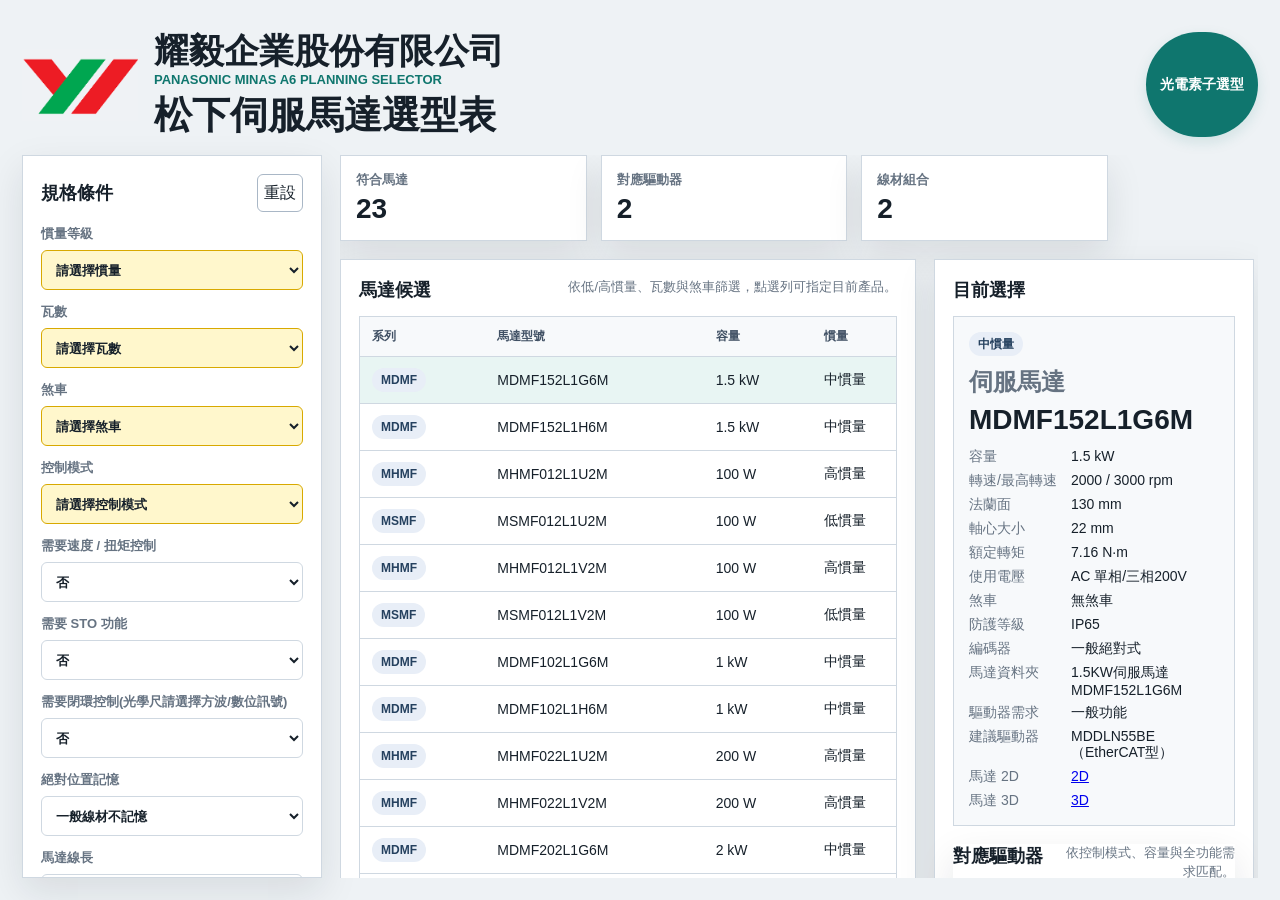
<file: index.html>
<!doctype html>
<html lang="zh-Hant">
  <head>
    <meta charset="utf-8">
    <meta name="viewport" content="width=device-width, initial-scale=1">
    <title>松下 MINAS A6 伺服選型表</title>
    <link rel="stylesheet" href="styles.css?v=20261005-shared-selector">
    <link rel="stylesheet" href="integration.css?v=20261005-pill-switch">
  </head>
  <body>
    <main class="shell">
      <header class="topbar">
        <div class="brand-block">
          <img id="seriesMenuHotspot" class="brand-logo" src="assets/yy-logo-transparent.png" alt="耀毅企業股份有限公司 LOGO" draggable="false">
          <div>
            <p class="company-name">耀毅企業股份有限公司</p>
            <p class="eyebrow">Panasonic MINAS A6 planning selector</p>
            <h1>松下伺服馬達選型表</h1>
          </div>
        </div>
        <a class="selector-switch" href="photoelectric/index.html?back=../index.html&amp;backLabel=返回伺服選型">光電素子選型</a>
      </header>

      <section class="workspace" aria-label="伺服選型工作區">
        <aside class="filters" aria-label="規格篩選">
          <div class="panel-title">
            <h2>規格條件</h2>
            <button id="resetBtn" type="button" title="清除條件">重設</button>
          </div>

          <label id="seriesFilter" class="series-filter" hidden>
            系列
            <select id="series">
              <option value="A6">A6</option>
              <option value="A6V">A6V</option>
            </select>
          </label>

          <label id="workingVoltageFilter" style="display: none;">
            工作電壓
            <select id="workingVoltage"></select>
          </label>

          <label>
            編碼器
            <select id="encoder"></select>
          </label>

          <label>
            慣量等級
            <select id="inertia"></select>
          </label>

          <label>
            瓦數
            <select id="watt"></select>
          </label>

          <label>
            煞車
            <select id="brake"></select>
          </label>

          <label>
            防護等級
            <select id="ipRating"></select>
          </label>

          <label>
            控制模式
            <select id="control"></select>
          </label>

          <label>
            需要速度 / 扭矩控制
            <select id="speedTorque"></select>
          </label>

          <label>
            需要 STO 功能
            <select id="sto"></select>
          </label>

          <label>
            需要閉環控制(光學尺請選擇方波/數位訊號)
            <select id="closedLoop"></select>
          </label>

          <label>
            絕對位置記憶
            <select id="absMemory"></select>
          </label>

          <label>
            馬達線長
            <select id="cableLength"></select>
          </label>

          <label>
            線材材質
            <select id="cableFlex"></select>
          </label>
        </aside>

        <section class="results" aria-label="選型結果">
          <div class="summary-strip">
            <article>
              <span>符合馬達</span>
              <strong id="motorCount">0</strong>
            </article>
            <article>
              <span>對應驅動器</span>
              <strong id="driverCount">0</strong>
            </article>
            <article>
              <span>線材組合</span>
              <strong id="cableCount">0</strong>
            </article>
          </div>

          <div class="content-grid">
            <section class="section-block">
              <div class="section-heading">
                <h2>馬達候選</h2>
                <p>依低/高慣量、瓦數與煞車篩選，點選列可指定目前產品。</p>
              </div>
              <div class="table-wrap">
                <table>
                  <thead>
                    <tr>
                      <th>系列</th>
                      <th>馬達型號</th>
                      <th>容量</th>
                      <th>慣量</th>
                      <th>IP</th>
                      <th>煞車</th>
                    </tr>
                  </thead>
                  <tbody id="motorRows"></tbody>
                </table>
              </div>
            </section>

            <section class="section-block selected-block">
              <div class="section-heading">
                <h2>目前選擇</h2>
              </div>
              <div id="selectedCard" class="selected-card"></div>
              <section class="section-block embedded-driver-block">
                <div class="section-heading">
                  <h2>對應驅動器</h2>
                  <p>依控制模式、容量與全功能需求匹配。</p>
                </div>
                <div id="driverList" class="item-list"></div>
              </section>
            </section>
          </div>

          <div class="content-grid lower">
            <section class="section-block">
              <div class="section-heading">
                <h2>線材選配</h2>
                <p id="cableDescription">目前依長度與耐曲折列出，型號待你補正式料號。</p>
              </div>
              <div id="cableList" class="item-list"></div>
              <div id="regenResistorBlock" class="accessory-block">
                <div class="section-heading compact-heading">
                  <h2>再生電阻</h2>
                  <p>依驅動器規格顯示建議電阻。</p>
                </div>
                <div id="regenResistorList" class="accessory-list"></div>
              </div>
              <div id="accessoryBlock" class="accessory-block">
                <div class="section-heading compact-heading">
                  <h2>接頭與控制線</h2>
                  <p>勾選需要的選配品。</p>
                </div>
                <div id="accessoryList" class="accessory-list"></div>
              </div>
            </section>
          </div>

          <section class="section-block quote-block">
            <div class="section-heading">
              <h2>目前選中型號</h2>
              <p>輸入本次數量後加入詢價清單，同型號會自動彙整。</p>
            </div>
            <div id="currentSelectionList" class="current-selection-list"></div>
            <div class="quote-actions">
              <label>
                本次數量
                <input id="addQty" type="number" min="1" step="1" value="1">
              </label>
              <button id="addQuoteBtn" type="button">加入</button>
              <button id="exportQuoteBtn" type="button">匯出詢價單</button>
              <label class="quote-project-field">
                案件號/機台名稱
                <input id="projectMachineName" type="text">
              </label>
            </div>
            <div class="contact-fields" aria-label="詢價聯絡資訊">
              <label>
                公司名稱
                <input id="contactCompany" type="text" required>
              </label>
              <label>
                姓名
                <input id="contactName" type="text" required>
              </label>
              <label>
                連絡電話
                <input id="contactPhone" type="tel" required>
              </label>
              <label>
                Email
                <input id="contactEmail" type="email">
              </label>
            </div>
            <div class="table-wrap quote-table-wrap">
              <table>
                <thead>
                  <tr>
                    <th>類別</th>
                    <th>型號</th>
                    <th>規格</th>
                    <th>數量</th>
                    <th>備註</th>
                    <th>操作</th>
                  </tr>
                </thead>
                <tbody id="quoteRows"></tbody>
              </table>
            </div>
          </section>
        </section>
      </section>
    </main>

    <script src="data/catalog.js?v=20261001-a6v2"></script>
    <script src="data/a6v.js?v=20261002-a6v15"></script>
    <script src="app.js?v=20261005-project-match"></script>
  </body>
</html>
</file>
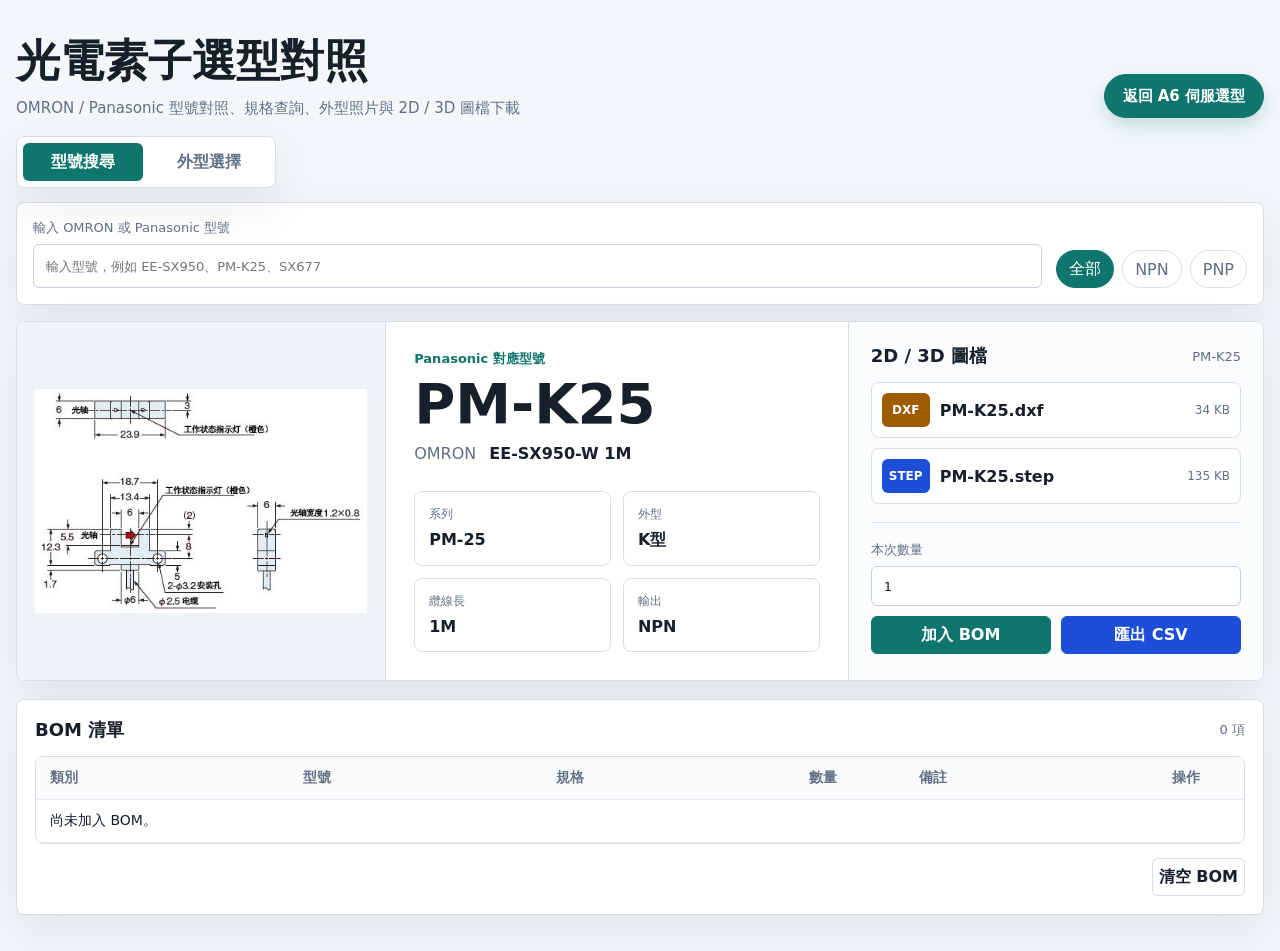
<file: photoelectric/index.html>
<!doctype html>
<html lang="zh-Hant">
  <head>
    <meta charset="utf-8" />
    <meta name="viewport" content="width=device-width, initial-scale=1" />
    <meta http-equiv="Cache-Control" content="no-store" />
    <title>光電素子選型對照</title>
    <link rel="stylesheet" href="styles.css?v=25" />
  </head>
  <body>
    <main class="shell">
      <header class="topbar">
        <div>
          <h1>光電素子選型對照</h1>
          <p>OMRON / Panasonic 型號對照、規格查詢、外型照片與 2D / 3D 圖檔下載</p>
        </div>
        <div class="meta">
          <a id="backLink" class="navButton" href="../panasonic-servo-selector/index.html">返回 A6 伺服選型</a>
        </div>
      </header>

      <section class="modeTabs" aria-label="操作模式">
        <button class="modeTab active" type="button" data-mode="search">型號搜尋</button>
        <button class="modeTab" type="button" data-mode="appearance">外型選擇</button>
      </section>

      <section class="controls" aria-label="查詢控制">
        <label class="searchControl">
          <span>輸入 OMRON 或 Panasonic 型號</span>
          <input id="searchInput" type="search" placeholder="輸入型號，例如 EE-SX950、PM-K25、SX677" autocomplete="off" spellcheck="false" />
          <div id="suggestions" class="suggestions" aria-label="相關型號選擇"></div>
        </label>
        <div class="filters" role="group" aria-label="篩選">
          <button class="chip active" data-filter="all" type="button">全部</button>
          <button class="chip" data-filter="NPN" type="button">NPN</button>
          <button class="chip" data-filter="PNP" type="button">PNP</button>
        </div>
      </section>

      <section id="appearancePanel" class="appearancePanel" aria-label="外型選擇" hidden>
        <div class="appearanceHead">
          <h2>依外型選擇 Panasonic 型號</h2>
          <span>點選外型照片即可顯示規格與圖檔</span>
        </div>
        <div id="appearanceGroups" class="appearanceGroups"></div>
      </section>

      <section class="workspace">
        <article class="detail" aria-live="polite">
          <div class="photoBox">
            <img id="productPhoto" alt="外型照片" />
            <div id="photoFallback">無外型照片</div>
          </div>
          <div class="detailBody">
            <div class="label">Panasonic 對應型號</div>
            <h2 id="panasonicModel">--</h2>
            <div class="pair">OMRON <strong id="omronModel">--</strong></div>
            <dl class="specGrid">
              <div><dt>系列</dt><dd id="series">--</dd></div>
              <div><dt>外型</dt><dd id="shape">--</dd></div>
              <div><dt>纜線長</dt><dd id="cable">--</dd></div>
              <div><dt>輸出</dt><dd id="output">--</dd></div>
            </dl>
          </div>
        </article>

        <aside class="downloads">
          <div class="asideTitle">
            <h2>2D / 3D 圖檔</h2>
            <span id="baseModel">--</span>
          </div>
          <div id="downloadList" class="downloadList"></div>
          <div class="bomActions">
            <label>
              本次數量
              <input id="bomQty" type="number" min="1" step="1" value="1" />
            </label>
            <button id="addBomBtn" type="button">加入 BOM</button>
            <button id="exportBomBtn" type="button">匯出 CSV</button>
          </div>
        </aside>
      </section>

      <section class="bomPanel" aria-label="BOM 清單">
        <div class="bomTitle">
          <h2>BOM 清單</h2>
          <span id="bomCount">0 項</span>
        </div>
        <div class="bomListWrap">
          <table class="bomTable">
            <thead>
              <tr>
                <th>類別</th>
                <th>型號</th>
                <th>規格</th>
                <th>數量</th>
                <th>備註</th>
                <th>操作</th>
              </tr>
            </thead>
            <tbody id="bomRows"></tbody>
          </table>
        </div>
        <div class="bomFooter">
          <button id="clearBomBtn" type="button">清空 BOM</button>
        </div>
      </section>
    </main>
    <script src="data/products.js?v=25"></script>
    <script src="app.js?v=25"></script>
  </body>
</html>
</file>
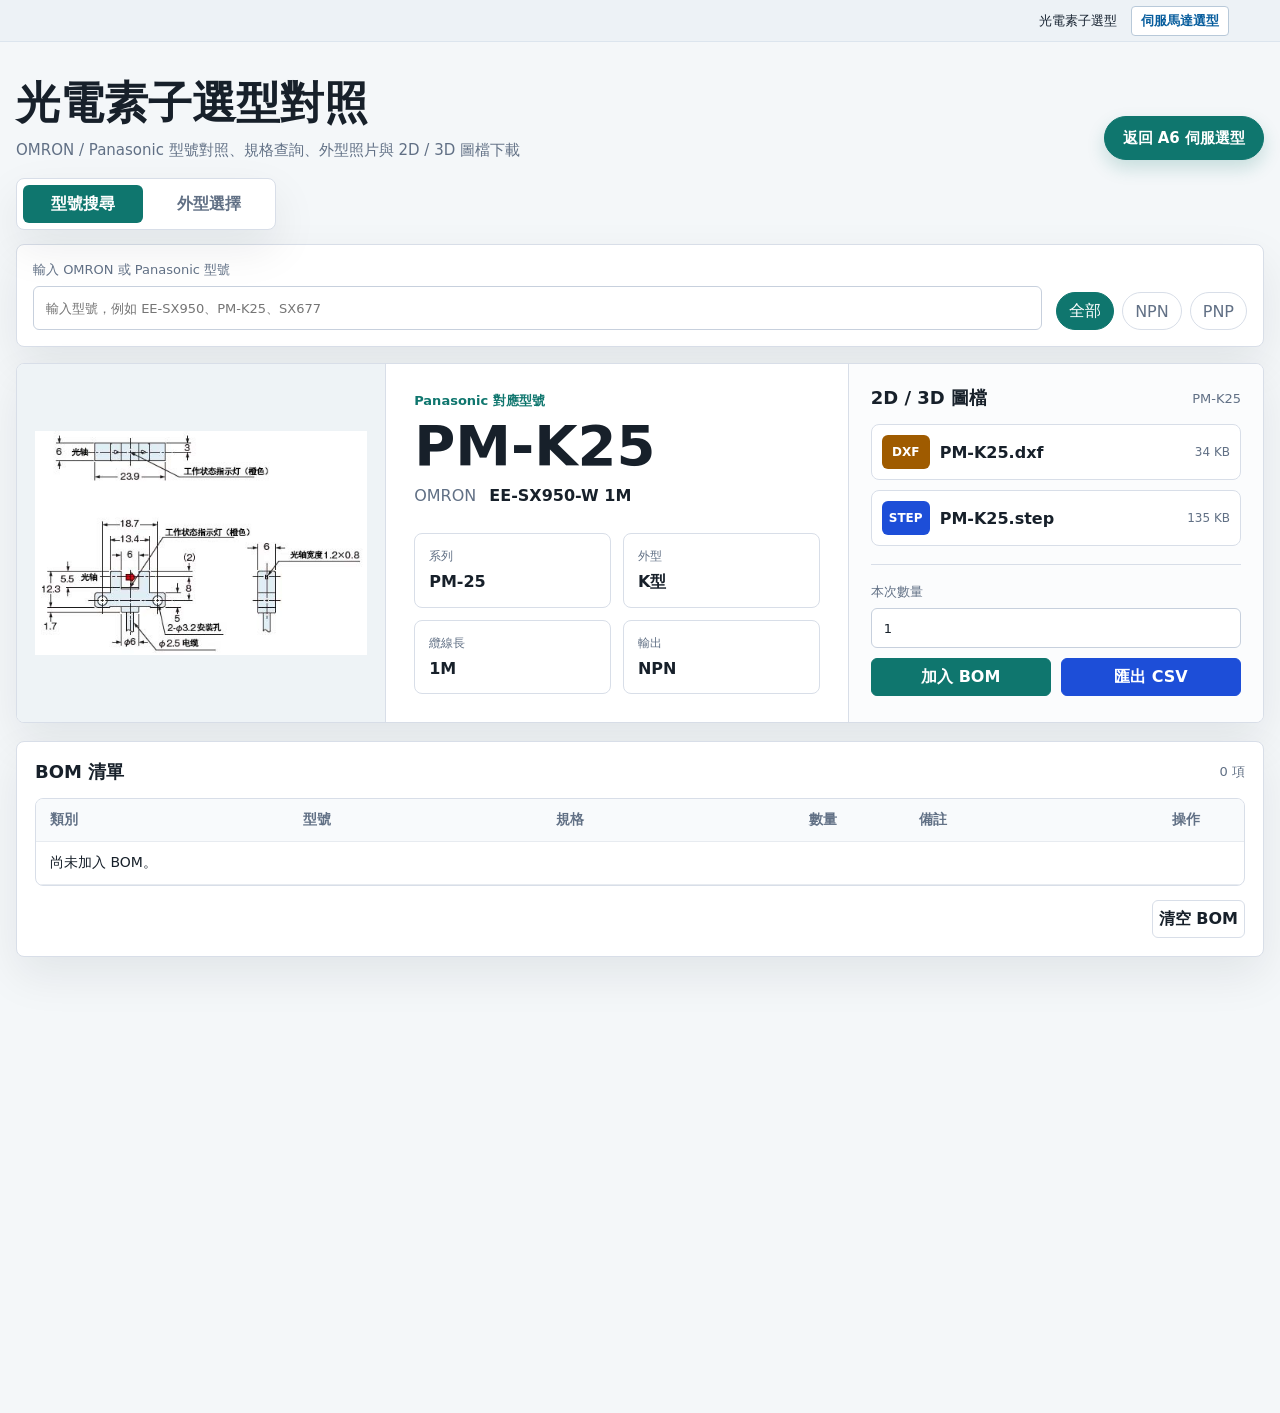
<file: photoelectric/shared/index.html>
<!doctype html>
<html lang="zh-Hant">
<head>
  <meta charset="utf-8">
  <meta name="viewport" content="width=device-width,initial-scale=1">
  <title>光電素子選型</title>
  <link rel="stylesheet" href="shared.css">
</head>
<body>
  <header class="shared-bar"><span>光電素子選型</span><a href="../../index.html">伺服馬達選型</a></header>
  <iframe id="selectorFrame" src="../index.html" title="原始光電感測器選型頁"></iframe>
  <section class="shared-bom" aria-labelledby="bomTitle">
    <div class="bom-head"><h2 id="bomTitle">共用 BOM / 詢價清單</h2><button id="exportBom" type="button">匯出 CSV</button></div>
    <div class="table-wrap"><table><thead><tr><th>類別</th><th>型號</th><th>規格</th><th>數量</th><th>備註</th><th>操作</th></tr></thead><tbody id="bomRows"></tbody></table></div>
  </section>
  <script src="shared.js"></script>
</body>
</html>
</file>
<file: styles.css>
:root {
  color-scheme: light;
  --bg: #eef2f5;
  --ink: #16202a;
  --muted: #667382;
  --line: #cfd8e1;
  --panel: #ffffff;
  --panel-2: #f7f9fb;
  --accent: #0f766e;
  --accent-2: #2563eb;
  --danger: #b45309;
  --shadow: 0 14px 36px rgba(22, 32, 42, .10);
}

* {
  box-sizing: border-box;
}

[hidden] {
  display: none !important;
}

body {
  margin: 0;
  min-width: 320px;
  background: var(--bg);
  color: var(--ink);
  font-family: "Microsoft JhengHei", "Noto Sans TC", Arial, sans-serif;
  overflow: hidden;
}

button,
select {
  font: inherit;
}

.shell {
  width: min(1440px, 100%);
  margin: 0 auto;
  padding: 22px;
  height: 100vh;
  display: flex;
  flex-direction: column;
  min-height: 0;
}

.topbar {
  display: flex;
  align-items: stretch;
  justify-content: flex-start;
  gap: 20px;
  padding: 10px 0 18px;
  flex: 0 0 auto;
}

.brand-block {
  display: flex;
  align-items: center;
  gap: 16px;
  min-width: 0;
}

.brand-logo {
  width: 116px;
  height: auto;
  display: block;
  flex: 0 0 auto;
  cursor: pointer;
  user-select: none;
  -webkit-user-drag: none;
  touch-action: manipulation;
}

.series-filter[hidden] {
  display: none;
}

.series-filter.is-unlocked {
  animation: series-reveal .2s ease-out;
}

@keyframes series-reveal {
  from { opacity: 0; transform: translateY(-4px); }
  to { opacity: 1; transform: translateY(0); }
}

.company-name {
  margin: 0 0 2px;
  color: var(--ink);
  font-size: clamp(24px, 2.7vw, 38px);
  font-weight: 800;
  line-height: 1.1;
}

.eyebrow {
  margin: 0 0 6px;
  color: var(--accent);
  font-size: 13px;
  font-weight: 700;
  letter-spacing: 0;
  text-transform: uppercase;
}

h1,
h2,
p {
  margin: 0;
}

h1 {
  font-size: clamp(28px, 3vw, 42px);
  line-height: 1.15;
}

h2 {
  font-size: 18px;
}

.notice {
  max-width: 360px;
  border-left: 4px solid var(--danger);
  padding: 10px 14px;
  background: #fff7ed;
  color: #7c2d12;
  font-size: 14px;
  line-height: 1.55;
}

.workspace {
  display: grid;
  grid-template-columns: 300px minmax(0, 1fr);
  gap: 18px;
  flex: 1;
  min-height: 0;
}

.filters,
.section-block,
.summary-strip article,
.summary-strip button {
  background: var(--panel);
  border: 1px solid var(--line);
  box-shadow: var(--shadow);
}

.filters {
  position: static;
  align-self: start;
  display: grid;
  gap: 13px;
  height: 100%;
  max-height: none;
  overflow-y: auto;
  overscroll-behavior: contain;
  padding: 18px;
  scrollbar-width: thin;
}

.filters::after {
  content: "";
  display: block;
  height: 2px;
}

.panel-title,
.section-heading,
.summary-strip {
  display: flex;
  align-items: center;
  justify-content: space-between;
  gap: 14px;
}

label {
  display: grid;
  gap: 7px;
  color: var(--muted);
  font-size: 13px;
  font-weight: 700;
}

select {
  width: 100%;
  min-height: 40px;
  border: 1px solid var(--line);
  border-radius: 6px;
  background: #fff;
  color: var(--ink);
  padding: 0 10px;
}

select.needs-selection {
  background: #fff7cc;
  border-color: #d8a900;
}

option.uncommon-option {
  color: #7c5a12;
  background: #fff2cc;
}

option.no-spec-option {
  color: #59636f;
  background: #c7cdd4;
}

button {
  min-height: 38px;
  border: 1px solid #a9b7c6;
  border-radius: 6px;
  background: #fff;
  color: var(--ink);
  cursor: pointer;
}

button:hover:not(:disabled) {
  border-color: var(--accent-2);
  color: var(--accent-2);
}

button:disabled {
  cursor: not-allowed;
  opacity: .55;
}

.results {
  display: grid;
  gap: 18px;
  min-width: 0;
  min-height: 0;
  overflow-y: auto;
  overscroll-behavior: contain;
  padding-right: 4px;
  scrollbar-width: thin;
}

.summary-strip {
  display: grid;
  grid-template-columns: repeat(3, minmax(120px, 1fr)) 132px;
}

.summary-strip article,
.summary-strip button {
  min-height: 76px;
  padding: 15px;
}

.summary-strip span {
  display: block;
  color: var(--muted);
  font-size: 13px;
  font-weight: 700;
}

.summary-strip strong {
  display: block;
  margin-top: 4px;
  font-size: 28px;
}

#exportBtn {
  background: var(--accent);
  color: #fff;
  border-color: var(--accent);
  font-weight: 700;
}

.content-grid {
  display: grid;
  grid-template-columns: minmax(0, 1.35fr) minmax(320px, .65fr);
  gap: 18px;
}

.content-grid.lower {
  grid-template-columns: 1fr;
}

.section-block {
  min-width: 0;
  padding: 18px;
}

.embedded-driver-block {
  margin-top: 18px;
  padding: 0;
  border: 0;
  background: transparent;
}

.section-heading {
  align-items: start;
  margin-bottom: 14px;
}

.section-heading h2 {
  white-space: nowrap;
}

.section-heading p {
  color: var(--muted);
  font-size: 13px;
  line-height: 1.45;
  text-align: right;
}

.table-wrap {
  overflow: auto;
  border: 1px solid var(--line);
}

table {
  width: 100%;
  border-collapse: collapse;
  min-width: 720px;
  background: #fff;
}

th,
td {
  border-bottom: 1px solid var(--line);
  padding: 11px 12px;
  text-align: left;
  white-space: nowrap;
  font-size: 14px;
}

th {
  position: sticky;
  top: 0;
  z-index: 1;
  background: var(--panel-2);
  color: #405064;
  font-size: 12px;
}

tbody tr {
  cursor: pointer;
}

tbody tr:hover,
tbody tr.active {
  background: #e8f5f3;
}

.badge {
  display: inline-flex;
  align-items: center;
  min-height: 24px;
  border-radius: 999px;
  padding: 2px 9px;
  background: #e8eef7;
  color: #25415f;
  font-size: 12px;
  font-weight: 700;
}

.selected-card {
  min-height: 246px;
  display: grid;
  gap: 12px;
  padding: 15px;
  background: var(--panel-2);
  border: 1px solid var(--line);
}

.selected-card h3 {
  margin: 0;
  font-size: 28px;
  line-height: 1.15;
}

.selected-type-label {
  display: block;
  margin-top: 10px;
  margin-bottom: 6px;
  color: var(--muted);
  font-size: 24px;
  font-weight: 700;
}

.driver-hero {
  display: grid;
  gap: 4px;
  margin-top: 12px;
  padding-top: 12px;
  border-top: 1px solid var(--line);
}

.driver-hero span {
  color: var(--muted);
  font-size: 13px;
  font-weight: 700;
}

.driver-hero .driver-mode-badge {
  justify-self: start;
  color: #25415f;
}

.driver-hero strong {
  font-size: 28px;
  line-height: 1.15;
}

.kv {
  display: grid;
  grid-template-columns: 92px minmax(0, 1fr);
  gap: 6px 10px;
  font-size: 14px;
}

.kv span:nth-child(odd) {
  color: var(--muted);
}

.item-list {
  display: grid;
  gap: 10px;
}

.driver-card {
  display: grid;
  gap: 12px;
  padding: 15px;
  border: 1px solid var(--line);
  background: var(--panel-2);
}

.driver-card h3 {
  margin: 0;
  color: var(--ink);
  font-size: 28px;
  line-height: 1.15;
}

.driver-card-title {
  color: var(--muted);
  font-size: 24px;
  line-height: 1.15;
}

.driver-kv {
  display: grid;
  grid-template-columns: 92px minmax(0, 1fr);
  gap: 6px 10px;
  font-size: 14px;
}

.driver-kv span:nth-child(odd) {
  color: var(--muted);
}

.accessory-block {
  margin-top: 18px;
  padding-top: 16px;
  border-top: 1px solid var(--line);
}

.compact-heading {
  margin-bottom: 10px;
}

.accessory-list {
  display: grid;
  gap: 12px;
}

.accessory-group {
  display: grid;
  gap: 8px;
  padding: 12px;
  border: 1px solid var(--line);
  background: var(--panel-2);
}

.accessory-group h3 {
  margin: 0;
  font-size: 15px;
}

.accessory-row {
  display: grid;
  grid-template-columns: 22px minmax(0, 1fr) minmax(118px, auto);
  gap: 8px;
  align-items: center;
  min-height: 32px;
  color: var(--ink);
  font-size: 13px;
  font-weight: 600;
}

.accessory-row input {
  width: 16px;
  height: 16px;
}

.accessory-row strong {
  justify-self: end;
  font-size: 13px;
  white-space: nowrap;
}

.passive-row {
  color: var(--muted);
}

.inline-length {
  width: 58px;
  min-height: 28px;
  margin: 0 4px;
  padding: 0 6px;
}

.inline-auto-length {
  display: inline-flex;
  align-items: center;
  min-height: 26px;
  margin-left: 6px;
  padding: 0 8px;
  border: 1px solid var(--line);
  background: #fff;
  color: var(--ink);
  font-weight: 700;
}

.accessory-model-row {
  display: grid;
  grid-template-columns: minmax(96px, auto) minmax(0, 1fr);
  gap: 8px;
  align-items: center;
  color: var(--ink);
  font-size: 13px;
  font-weight: 700;
}

.accessory-model-row input {
  min-width: 0;
  min-height: 32px;
  border: 1px solid var(--line);
  padding: 0 10px;
  font: inherit;
}

.accessory-model-row.is-required {
  padding: 8px;
  border: 1px solid #d8a400;
  background: #fff4bf;
}

.accessory-model-row.is-required input {
  border-color: #d8a400;
  background: #fffbea;
}

.accessory-note {
  margin: 0;
  color: var(--muted);
  font-size: 12px;
  font-weight: 700;
}

.quote-block {
  display: grid;
  gap: 14px;
}

.current-selection-list {
  display: grid;
  grid-template-columns: repeat(auto-fit, minmax(220px, 1fr));
  gap: 10px;
}

.selection-chip {
  display: grid;
  gap: 5px;
  padding: 10px;
  border: 1px solid var(--line);
  background: var(--panel-2);
}

.selection-chip span {
  color: var(--muted);
  font-size: 12px;
  font-weight: 700;
}

.selection-chip strong {
  font-size: 15px;
}

.selection-chip em {
  color: var(--muted);
  font-size: 12px;
  font-style: normal;
}

.quote-actions {
  display: grid;
  grid-template-columns: minmax(120px, 160px) 96px 132px minmax(260px, 1fr);
  gap: 10px;
  align-items: end;
}

.quote-actions input,
.quote-project-field input,
.contact-fields input,
.quote-qty-input,
.quote-note-input {
  width: 100%;
  min-height: 38px;
  border: 1px solid var(--line);
  border-radius: 6px;
  padding: 0 10px;
  font: inherit;
}

.contact-fields {
  display: grid;
  grid-template-columns: repeat(4, minmax(140px, 1fr));
  gap: 10px;
}

.quote-actions button {
  font-weight: 700;
}

.quote-project-field {
  min-width: 0;
}

#addQuoteBtn {
  background: var(--accent-2);
  border-color: var(--accent-2);
  color: #fff;
}

#exportQuoteBtn {
  background: var(--accent);
  border-color: var(--accent);
  color: #fff;
}

.quote-table-wrap table {
  min-width: 980px;
}

.delete-quote-btn {
  min-height: 32px;
  padding: 0 10px;
}

.item {
  display: grid;
  gap: 8px;
  padding: 12px;
  border: 1px solid var(--line);
  background: var(--panel-2);
}

.item strong {
  font-size: 16px;
}

.item p {
  color: var(--muted);
  font-size: 13px;
  line-height: 1.45;
}

.cable-option {
  grid-template-columns: auto minmax(0, 1fr);
  align-items: start;
  cursor: pointer;
}

.cable-option > input {
  width: 20px;
  height: 20px;
  margin-top: 1px;
}

.cable-option > span {
  display: grid;
  min-width: 0;
  gap: 8px;
}

.empty {
  display: grid;
  place-items: center;
  min-height: 140px;
  border: 1px dashed var(--line);
  color: var(--muted);
  background: #fafafa;
  text-align: center;
  padding: 18px;
}

@media (max-width: 980px) {
  body {
    overflow: auto;
  }

  .shell {
    height: auto;
    min-height: 100vh;
  }

  .workspace,
  .content-grid,
  .content-grid.lower {
    grid-template-columns: 1fr;
  }

  .filters {
    height: auto;
    max-height: none;
  }

  .results {
    overflow: visible;
    padding-right: 0;
  }

  .summary-strip {
    grid-template-columns: repeat(2, 1fr);
  }
}

@media (max-width: 620px) {
  .shell {
    padding: 14px;
  }

  .topbar {
    display: grid;
  }

  .brand-block {
    align-items: start;
  }

  .brand-logo {
    width: 88px;
  }

  .summary-strip {
    grid-template-columns: 1fr;
  }

  .quote-actions,
  .contact-fields {
    grid-template-columns: 1fr;
  }

  .section-heading {
    display: grid;
  }

  .section-heading p {
    text-align: left;
  }
}
</file>
<file: integration.css>
.selector-switch{display:inline-flex;align-items:center;justify-content:center;min-height:36px;margin-left:auto;padding:0 14px;border:0;border-radius:999px;background:#0f766e;color:#fff;text-decoration:none;font-size:14px;font-weight:700;white-space:nowrap;box-shadow:0 5px 14px #0f766e22}
.selector-switch:hover,.selector-switch:focus-visible{background:#0b625c;color:#fff}
@media(max-width:760px){.selector-switch{justify-self:end;margin-top:4px;min-height:34px;padding:0 12px;font-size:13px}}
</file>
<file: photoelectric/styles.css>
:root {
  color-scheme: light;
  --ink: #17202a;
  --muted: #617085;
  --line: #d8dee8;
  --panel: #ffffff;
  --page: #f4f7f9;
  --accent: #0f766e;
  --accent-2: #1d4ed8;
  --warn: #9f5b00;
  --shadow: 0 18px 46px rgba(17, 24, 39, 0.08);
}

* {
  box-sizing: border-box;
}

body {
  margin: 0;
  min-height: 100vh;
  background: var(--page);
  color: var(--ink);
  font-family: "Microsoft JhengHei", "Noto Sans TC", system-ui, sans-serif;
}

.shell {
  width: min(1280px, calc(100% - 32px));
  margin: 0 auto;
  padding: 24px 0 36px;
}

.topbar {
  display: flex;
  align-items: end;
  justify-content: space-between;
  gap: 20px;
  padding: 8px 0 18px;
}

h1,
h2,
p {
  margin: 0;
}

h1 {
  font-size: clamp(26px, 4vw, 44px);
  font-weight: 800;
  letter-spacing: 0;
}

.topbar p {
  margin-top: 8px;
  color: var(--muted);
  font-size: 15px;
}

.meta {
  display: flex;
  gap: 8px;
  flex-wrap: wrap;
  justify-content: flex-end;
}

.chip,
.navButton {
  border: 1px solid var(--line);
  background: var(--panel);
  color: var(--muted);
  border-radius: 999px;
  padding: 8px 12px;
  font-size: 13px;
  white-space: nowrap;
}

.navButton {
  display: inline-flex;
  align-items: center;
  justify-content: center;
  min-height: 44px;
  padding: 0 18px;
  background: var(--accent);
  border-color: var(--accent);
  color: #fff;
  text-decoration: none;
  font-size: 15px;
  font-weight: 800;
  box-shadow: 0 8px 18px rgba(15, 118, 110, 0.2);
}

.navButton:hover,
.navButton:focus {
  background: #0b5f59;
  border-color: #0b5f59;
  color: #fff;
  outline: none;
}

.controls,
.modeTabs,
.appearancePanel,
.workspace {
  background: var(--panel);
  border: 1px solid var(--line);
  border-radius: 8px;
  box-shadow: var(--shadow);
}

.modeTabs {
  display: inline-flex;
  gap: 6px;
  margin-bottom: 14px;
  padding: 6px;
}

.modeTab {
  min-width: 120px;
  height: 38px;
  border: 1px solid transparent;
  border-radius: 6px;
  background: transparent;
  color: var(--muted);
  cursor: pointer;
  font: inherit;
  font-weight: 800;
}

.modeTab.active {
  background: var(--accent);
  color: #fff;
}

.appearancePanel {
  margin-top: 16px;
  padding: 18px;
  max-height: 330px;
  overflow-y: auto;
  overscroll-behavior: contain;
}

.appearancePanel[hidden] {
  display: none;
}

.appearanceHead {
  display: flex;
  align-items: baseline;
  justify-content: space-between;
  gap: 14px;
  margin-bottom: 16px;
}

.appearanceHead h2 {
  font-size: 18px;
}

.appearanceHead span {
  color: var(--muted);
  font-size: 13px;
}

.appearanceGroups {
  display: grid;
  gap: 18px;
}

.appearanceGroup h3 {
  position: sticky;
  top: -18px;
  z-index: 1;
  margin: 0 0 10px;
  padding: 6px 0;
  background: var(--panel);
  color: var(--ink);
  font-size: 15px;
}

.appearanceGrid {
  display: grid;
  grid-template-columns: repeat(auto-fill, minmax(150px, 1fr));
  gap: 10px;
}

.appearanceCard {
  display: grid;
  gap: 7px;
  min-height: 156px;
  padding: 10px;
  border: 1px solid var(--line);
  border-radius: 8px;
  background: #fff;
  color: inherit;
  cursor: pointer;
  font: inherit;
  text-align: center;
}

.appearanceCard:hover,
.appearanceCard:focus,
.appearanceCard.selected {
  border-color: var(--accent);
  background: #edf7f5;
  outline: none;
}

.appearanceCard.selected {
  box-shadow: 0 0 0 3px rgba(15, 118, 110, 0.14);
}

.appearanceImage {
  display: grid;
  place-items: center;
  height: 96px;
  background: #f5f8fa;
  border-radius: 6px;
  overflow: hidden;
}

.appearanceImage img {
  width: 100%;
  max-width: 144px;
  max-height: 92px;
  object-fit: contain;
}

.appearanceCard strong {
  font-size: 15px;
}

.appearanceCard span:last-child {
  color: var(--muted);
  font-size: 12px;
}

.controls {
  display: grid;
  grid-template-columns: minmax(320px, 1fr) auto;
  gap: 14px;
  align-items: end;
  padding: 16px;
}

label {
  display: grid;
  gap: 7px;
  font-size: 13px;
  color: var(--muted);
}

input {
  width: 100%;
  height: 44px;
  border: 1px solid #c7d0dd;
  border-radius: 6px;
  padding: 0 12px;
  color: var(--ink);
  background: #fff;
  font: inherit;
  outline: none;
}

input:focus {
  border-color: var(--accent);
  box-shadow: 0 0 0 3px rgba(15, 118, 110, 0.14);
}

.searchControl {
  position: relative;
}

.suggestions {
  display: none;
  position: absolute;
  top: calc(100% + 8px);
  left: 0;
  right: 0;
  z-index: 20;
  max-height: 360px;
  overflow: auto;
  padding: 8px;
  border: 1px solid var(--line);
  border-radius: 8px;
  background: #fff;
  box-shadow: 0 16px 34px rgba(17, 24, 39, 0.16);
}

.suggestions.active {
  display: grid;
  gap: 6px;
}

.suggestion {
  display: grid;
  grid-template-columns: minmax(150px, 0.55fr) minmax(180px, 0.7fr) minmax(170px, 1fr);
  gap: 10px;
  align-items: center;
  min-height: 48px;
  border: 1px solid transparent;
  border-radius: 6px;
  background: #fff;
  color: inherit;
  padding: 9px 10px;
  text-align: left;
  cursor: pointer;
  font: inherit;
}

.suggestion:hover,
.suggestion:focus {
  border-color: var(--accent);
  background: #edf7f5;
  outline: none;
}

.suggestion strong {
  font-size: 14px;
  overflow-wrap: anywhere;
  white-space: pre-line;
}

.suggestion span {
  color: var(--muted);
  font-size: 12px;
  overflow-wrap: anywhere;
  white-space: pre-line;
}

.buySeparately {
  color: #d92525;
  font-weight: 800;
}

.note {
  color: #d92525;
  font-size: 12px;
  font-weight: 700;
  white-space: nowrap;
}

.filters {
  display: flex;
  gap: 8px;
  align-items: center;
}

.chip {
  cursor: pointer;
  font: inherit;
  height: 38px;
}

.chip.active {
  background: var(--accent);
  color: #fff;
  border-color: var(--accent);
}

.workspace {
  display: grid;
  grid-template-columns: minmax(0, 1.4fr) minmax(300px, 0.7fr);
  gap: 0;
  margin-top: 16px;
  overflow: hidden;
}

.detail {
  display: grid;
  grid-template-columns: minmax(240px, 0.8fr) minmax(320px, 1fr);
  min-height: 340px;
}

.photoBox {
  position: relative;
  display: grid;
  place-items: center;
  min-height: 340px;
  background: #eef3f6;
  border-right: 1px solid var(--line);
}

.photoBox img {
  display: block;
  max-width: 90%;
  max-height: 300px;
  object-fit: contain;
}

#photoFallback {
  display: none;
  color: var(--muted);
  font-size: 14px;
}

.detailBody {
  padding: 28px;
}

.label {
  color: var(--accent);
  font-size: 13px;
  font-weight: 700;
}

.detailBody h2 {
  margin-top: 8px;
  font-size: clamp(32px, 5vw, 56px);
  line-height: 1;
}

.pair {
  margin-top: 12px;
  color: var(--muted);
  font-size: 16px;
}

.pair strong {
  display: inline-block;
  color: var(--ink);
  margin-left: 8px;
  white-space: pre-line;
}

.specGrid {
  display: grid;
  grid-template-columns: repeat(2, minmax(0, 1fr));
  gap: 12px;
  margin: 28px 0 0;
}

.specGrid div {
  border: 1px solid var(--line);
  border-radius: 8px;
  padding: 14px;
  min-height: 74px;
}

dt {
  color: var(--muted);
  font-size: 12px;
  margin-bottom: 7px;
}

dd {
  margin: 0;
  font-weight: 700;
  white-space: pre-line;
}

.downloads {
  border-left: 1px solid var(--line);
  padding: 22px;
  background: #fbfcfd;
}

.asideTitle {
  display: flex;
  align-items: center;
  justify-content: space-between;
  gap: 12px;
  margin-bottom: 14px;
}

.asideTitle h2 {
  font-size: 18px;
}

#baseModel {
  color: var(--muted);
  font-size: 13px;
}

.downloadList {
  display: grid;
  gap: 10px;
}

.download {
  display: grid;
  grid-template-columns: 48px minmax(0, 1fr) auto;
  align-items: center;
  gap: 10px;
  min-height: 56px;
  padding: 10px;
  border: 1px solid var(--line);
  border-radius: 8px;
  background: #fff;
  text-decoration: none;
  color: inherit;
}

.downloadType {
  display: grid;
  place-items: center;
  height: 34px;
  border-radius: 6px;
  color: #fff;
  background: var(--accent-2);
  font-size: 12px;
  font-weight: 800;
}

.download[data-type="DXF"] .downloadType {
  background: var(--warn);
}

.downloadName {
  overflow-wrap: anywhere;
  font-weight: 700;
}

.downloadSize {
  color: var(--muted);
  font-size: 12px;
  white-space: nowrap;
}

.bomPanel {
  display: grid;
  gap: 14px;
  margin-top: 18px;
  padding: 18px;
  border: 1px solid var(--line);
  border-radius: 8px;
  background: var(--panel);
  box-shadow: var(--shadow);
}

.bomTitle {
  display: flex;
  align-items: center;
  justify-content: space-between;
  gap: 12px;
}

.bomTitle h2 {
  font-size: 18px;
}

#bomCount {
  color: var(--muted);
  font-size: 13px;
}

.bomActions {
  display: grid;
  grid-template-columns: 1fr 1fr;
  gap: 10px;
  align-items: end;
  margin-top: 18px;
  padding-top: 18px;
  border-top: 1px solid var(--line);
}

.bomActions label {
  grid-column: 1 / -1;
  min-width: 0;
}

.bomActions input {
  height: 40px;
}

.bomActions button,
.bomFooter button,
.bomDelete {
  min-height: 38px;
  border: 1px solid var(--line);
  border-radius: 6px;
  background: #fff;
  color: var(--ink);
  cursor: pointer;
  font: inherit;
  font-weight: 800;
}

#addBomBtn {
  background: var(--accent);
  border-color: var(--accent);
  color: #fff;
}

#exportBomBtn {
  background: var(--accent-2);
  border-color: var(--accent-2);
  color: #fff;
}

.bomListWrap {
  overflow: auto;
  max-height: 360px;
  border: 1px solid var(--line);
  border-radius: 8px;
  background: #fff;
}

.bomTable {
  min-width: 980px;
}

.bomTable th,
.bomTable td {
  padding: 12px 14px;
  font-size: 14px;
  vertical-align: middle;
}

.bomTable th:nth-child(4),
.bomTable td:nth-child(4) {
  width: 110px;
}

.bomTable th:nth-child(6),
.bomTable td:nth-child(6) {
  width: 86px;
}

.bomTable td strong {
  display: block;
  overflow-wrap: anywhere;
}

.bomQtyInput,
.bomNoteInput {
  height: 34px;
  padding: 0 8px;
}

.bomNoteInput {
  min-width: 180px;
}

.bomDelete {
  min-height: 32px;
  padding: 0 8px;
  color: #b42318;
}

.bomFooter {
  display: flex;
  justify-content: flex-end;
}

.empty {
  border: 1px dashed #bbc5d2;
  border-radius: 8px;
  color: var(--muted);
  padding: 18px;
  text-align: center;
}

table {
  width: 100%;
  border-collapse: collapse;
}

th,
td {
  padding: 12px 14px;
  border-bottom: 1px solid #e7ebf0;
  text-align: left;
  vertical-align: middle;
  font-size: 14px;
}

th {
  position: sticky;
  top: 0;
  background: #f8fafc;
  color: var(--muted);
  z-index: 1;
}

@media (max-width: 900px) {
  .topbar,
  .controls,
  .appearanceHead,
  .workspace,
  .detail {
    grid-template-columns: 1fr;
  }

  .topbar {
    display: grid;
  }

  .appearanceHead {
    display: grid;
  }

  .meta {
    justify-content: flex-start;
  }

  .downloads,
  .photoBox {
    border-left: 0;
    border-right: 0;
  }

  .downloads {
    border-top: 1px solid var(--line);
  }

  .bomListWrap {
    max-height: 260px;
  }

  .suggestions {
    position: static;
    max-height: 320px;
  }
}

@media (max-width: 560px) {
  .shell {
    width: min(100% - 18px, 1280px);
    padding-top: 12px;
  }

  .controls,
  .detailBody,
  .downloads {
    padding: 14px;
  }

  .filters {
    flex-wrap: wrap;
  }

  .modeTabs {
    width: 100%;
  }

  .modeTab {
    flex: 1;
  }

  .suggestions {
    grid-template-columns: 1fr;
  }

  .specGrid {
    grid-template-columns: 1fr;
  }
}
</file>
<file: photoelectric/shared/shared.css>
:root{font-family:"Segoe UI","Microsoft JhengHei",sans-serif;color:#172331;background:#f3f6f9}*{box-sizing:border-box}body{margin:0}.shared-bar{height:42px;padding:0 4vw;display:flex;align-items:center;justify-content:flex-end;gap:14px;background:#edf2f6;border-bottom:1px solid #dce5ee;font-size:13px}.shared-bar a{border:1px solid #b8c9d9;border-radius:4px;background:white;padding:5px 9px;color:#075d9d;text-decoration:none;font-weight:600}.shared-bar a:hover{background:#eaf4fb}iframe{display:block;width:100%;height:680px;border:0;background:#f3f6f9}.shared-bom{max-width:1500px;margin:0 auto;padding:24px 30px;background:white;border-top:1px solid #dce5ee}.bom-head{display:flex;align-items:center;justify-content:space-between;gap:12px;margin-bottom:14px}.bom-head h2{margin:0;font-size:21px}.bom-head button,.table-wrap button{border:1px solid #dce5ee;border-radius:5px;background:#f4f7fa;padding:8px 12px;cursor:pointer}.table-wrap{overflow:auto}table{width:100%;border-collapse:collapse;min-width:680px}th,td{padding:10px;border:1px solid #dce5ee;text-align:left}th{background:#f4f7fa;color:#526478}td input{width:100%;min-width:70px;padding:8px;border:1px solid #dce5ee;border-radius:4px}.empty{text-align:center;color:#718096;padding:20px}.shared-add{border:1px solid #b8c9d9!important;border-radius:4px;background:#fff!important;color:#075d9d!important;padding:7px 9px!important;cursor:pointer;font-size:12px;font-weight:600}.shared-add:hover{background:#eaf4fb!important}@media(max-width:800px){.shared-bar{padding:0 14px}.shared-bom{padding:20px 14px}.bom-head{align-items:flex-start}.bom-head h2{font-size:18px}}
</file>
